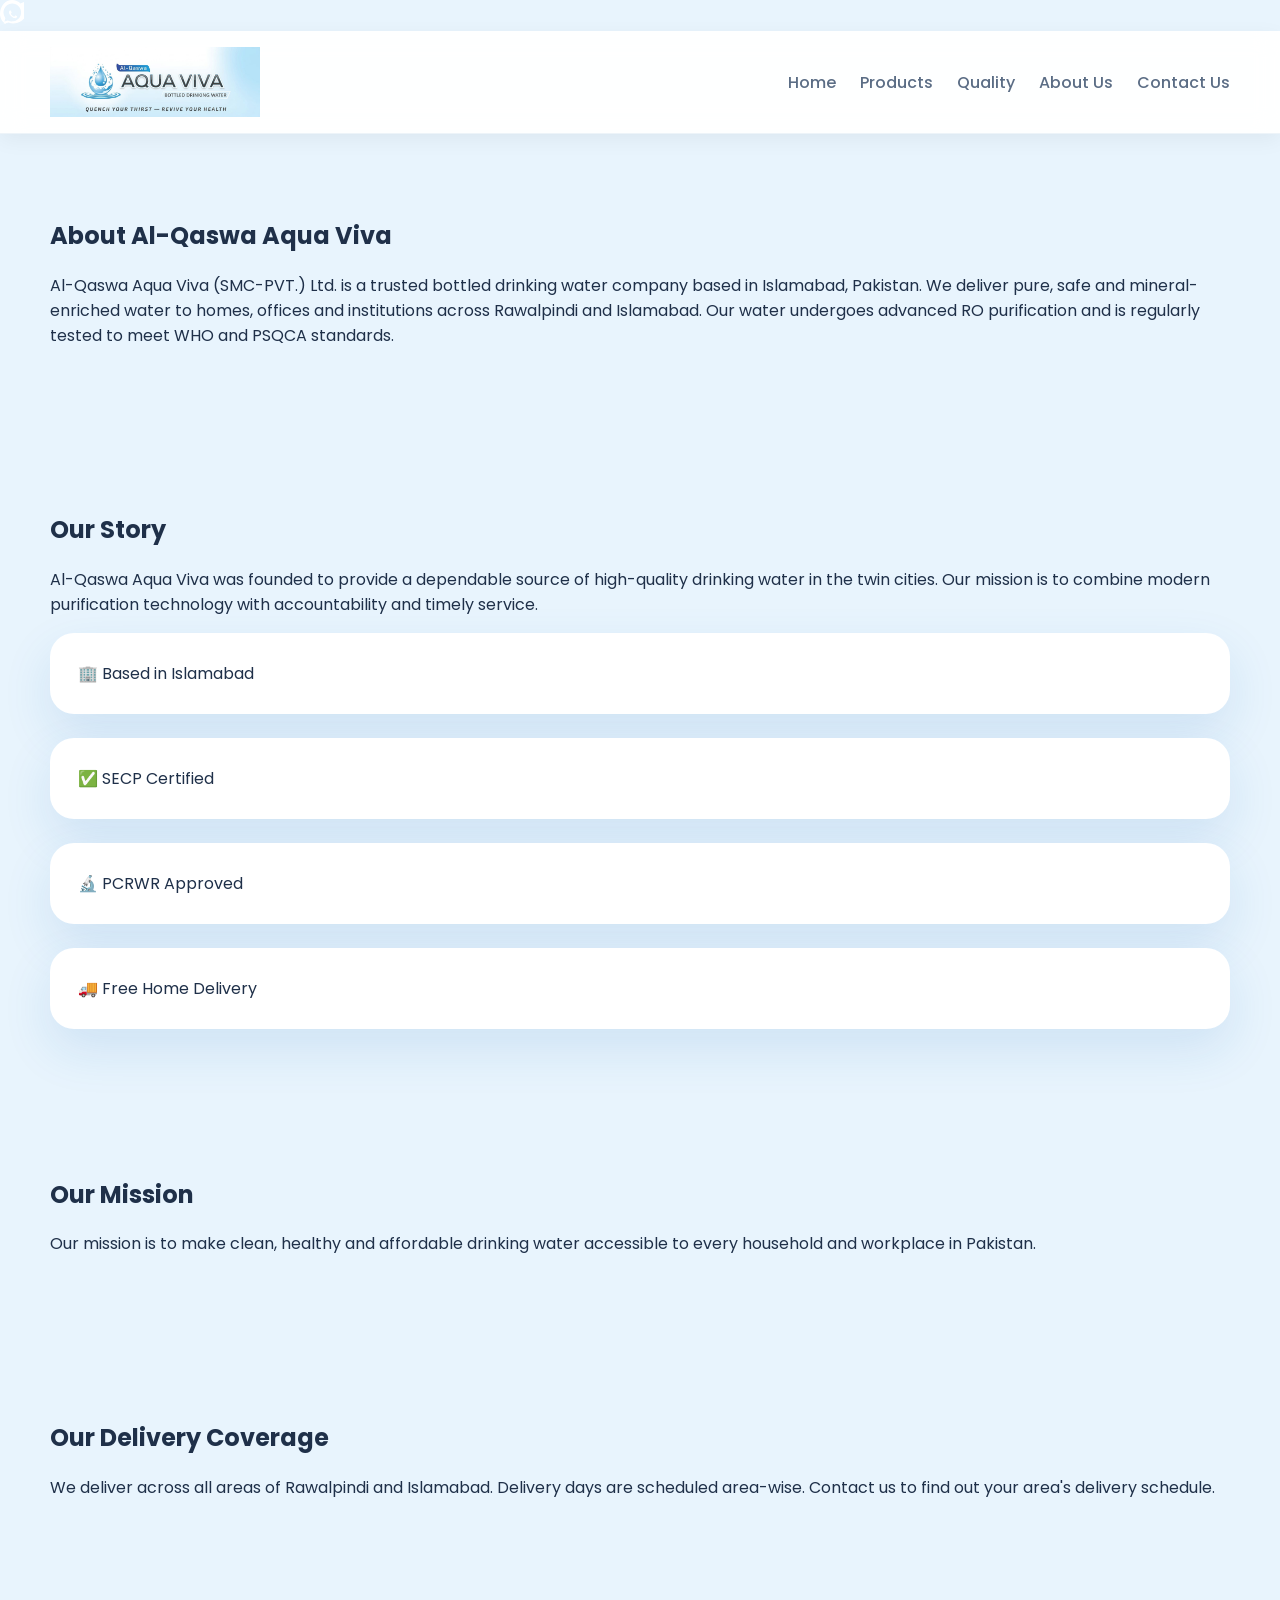
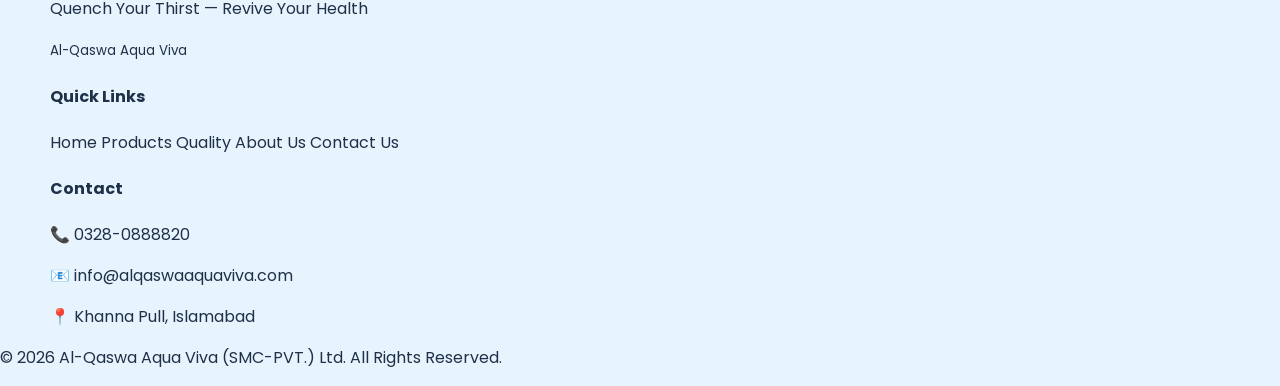
<file: about.html>
<!DOCTYPE html>
<html lang="en">
<head>
  <meta charset="UTF-8">
  <meta name="viewport" content="width=device-width, initial-scale=1.0">
  <title>Al-Qaswa Aqua Viva — About Us</title>
  <link rel="preconnect" href="https://fonts.googleapis.com">
  <link rel="preconnect" href="https://fonts.gstatic.com" crossorigin>
  <link href="https://fonts.googleapis.com/css2?family=Poppins:wght@300;400;500;600;700&display=swap" rel="stylesheet">
  <link rel="stylesheet" href="style.css">
</head>
<body data-page="about">
  <a class="whatsapp-button" href="https://wa.me/923280888820" target="_blank" rel="noreferrer" aria-label="Chat on WhatsApp" title="Chat on WhatsApp">
    <svg width="24" height="24" viewBox="0 0 24 24" aria-hidden="true" xmlns="http://www.w3.org/2000/svg">
      <path fill="#ffffff" d="M20.52 3.48c-2.28-2.29-5.34-3.55-8.57-3.44-3.22.12-6.25 1.52-8.37 3.95C1.46 6.44.1 9.83.04 13.43c-.08 4.75 2.47 9.07 6.44 10.8L3 24l5.76-1.49c1.31.71 2.8 1.09 4.34 1.09h.01c3.22 0 6.32-1.06 8.82-3.01 2.66-2.11 4.39-5.12 4.82-8.38.47-3.73-.44-7.47-2.86-10.29zM12 21.5c-1.34 0-2.65-.27-3.85-.8l-.28-.12-3.42.88.91-3.3-.18-.34A8.622 8.622 0 0 1 3.5 12.44c0-4.86 3.95-8.82 8.82-8.82 2.35 0 4.55.92 6.2 2.58 1.66 1.66 2.57 3.86 2.56 6.2 0 4.87-3.96 8.82-8.82 8.82zm4.85-5.29c-.2-.1-1.17-.58-1.35-.64-.18-.07-.31-.1-.44.1-.13.2-.5.64-.62.77-.13.13-.26.14-.48.05-.22-.1-.93-.35-1.77-1.09-.65-.58-1.08-1.3-1.21-1.52-.13-.23-.01-.35.1-.45.1-.1.22-.25.33-.37.11-.12.15-.2.22-.33.07-.13.03-.24-.02-.34-.05-.1-.44-1.06-.6-1.46-.16-.4-.33-.34-.44-.34-.12 0-.26-.01-.4-.01-.14 0-.35.05-.53.19-.18.15-.7.69-.7 1.68 0 .99.72 1.95.82 2.08.1.13 1.43 2.25 3.44 3.15.48.21.85.33 1.14.42.48.16.92.11 1.28.07.39-.05 1.21-.43 1.38-.85.17-.41.17-.77.12-.84-.05-.07-.17-.12-.35-.22z"/>
    </svg>
  </a>

  <header class="site-header">
    <div class="container header-inner">
      <a href="index.html"><img src="assets/images/AquaVivalogo.jpeg" alt="Al-Qaswa Aqua Viva" style="height:70px; width:auto; object-fit:contain;"></a>
      <button class="nav-toggle" aria-label="Toggle navigation">
        <span></span><span></span><span></span>
      </button>
      <nav class="nav-links">
        <a href="index.html" class="nav-link">Home</a>
        <a href="products.html" class="nav-link">Products</a>
        <a href="quality.html" class="nav-link">Quality</a>
        <a href="about.html" class="nav-link">About Us</a>
        <a href="contact.html" class="nav-link">Contact Us</a>
      </nav>
    </div>
  </header>

  <main>
    <section class="page-hero section fade-in-section">
      <div class="container">
        <div class="breadcrumb-copy">
          <h1>About Al-Qaswa Aqua Viva</h1>
          <p>Al-Qaswa Aqua Viva (SMC-PVT.) Ltd. is a trusted bottled drinking water company based in Islamabad, Pakistan. We deliver pure, safe and mineral-enriched water to homes, offices and institutions across Rawalpindi and Islamabad. Our water undergoes advanced RO purification and is regularly tested to meet WHO and PSQCA standards.</p>
        </div>
      </div>
    </section>

    <section class="story-section section fade-in-section">
      <div class="container story-grid">
        <div class="story-content">
          <h2>Our Story</h2>
          <p>Al-Qaswa Aqua Viva was founded to provide a dependable source of high-quality drinking water in the twin cities. Our mission is to combine modern purification technology with accountability and timely service.</p>
        </div>
        <div class="story-cards">
          <div class="fact-card">🏢 Based in Islamabad</div>
          <div class="fact-card">✅ SECP Certified</div>
          <div class="fact-card">🔬 PCRWR Approved</div>
          <div class="fact-card">🚚 Free Home Delivery</div>
        </div>
      </div>
    </section>

    <section class="mission-section section fade-in-section">
      <div class="container mission-card">
        <h2>Our Mission</h2>
        <p>Our mission is to make clean, healthy and affordable drinking water accessible to every household and workplace in Pakistan.</p>
      </div>
    </section>

    <section class="delivery-section section fade-in-section">
      <div class="container delivery-copy">
        <h2>Our Delivery Coverage</h2>
        <p>We deliver across all areas of Rawalpindi and Islamabad. Delivery days are scheduled area-wise. Contact us to find out your area's delivery schedule.</p>
      </div>
    </section>
  </main>

  <footer class="site-footer">
    <div class="container footer-grid">
      <div>
        <p>Quench Your Thirst — Revive Your Health</p>
        <small>Al-Qaswa Aqua Viva</small>
      </div>
      <div>
        <h4>Quick Links</h4>
        <nav class="footer-nav">
          <a href="index.html">Home</a>
          <a href="products.html">Products</a>
          <a href="quality.html">Quality</a>
          <a href="about.html">About Us</a>
          <a href="contact.html">Contact Us</a>
        </nav>
      </div>
      <div>
        <h4>Contact</h4>
        <p>📞 0328-0888820</p>
        <p>📧 info@alqaswaaquaviva.com</p>
        <p>📍 Khanna Pull, Islamabad</p>
      </div>
    </div>
    <div class="footer-bottom">
      <p>© 2026 Al-Qaswa Aqua Viva (SMC-PVT.) Ltd. All Rights Reserved.</p>
    </div>
  </footer>

  <script src="script.js"></script>

  <script src="https://cdn.botpress.cloud/webchat/v3.6/inject.js"></script>
  <script src="https://files.bpcontent.cloud/2026/06/08/19/20260608190216-WBTP8L7S.js" defer></script>

</body>
</html>
</file>
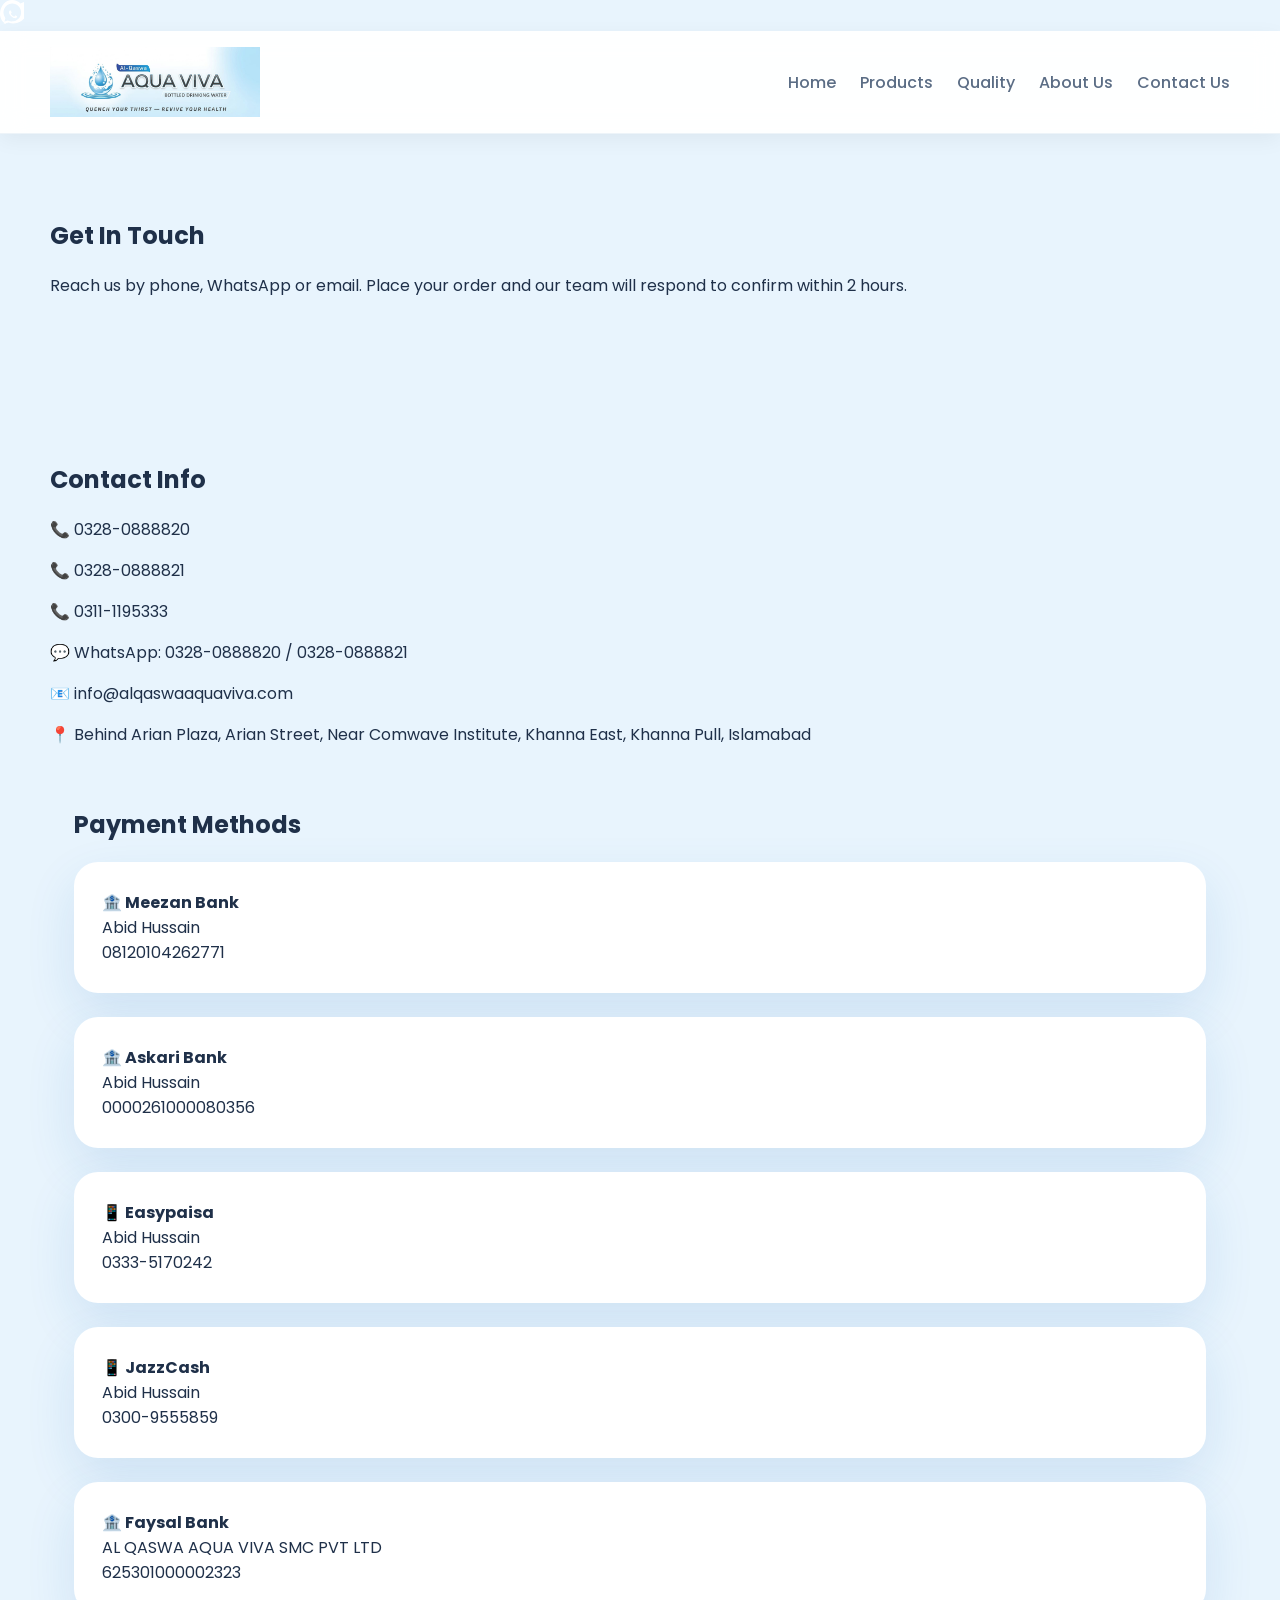
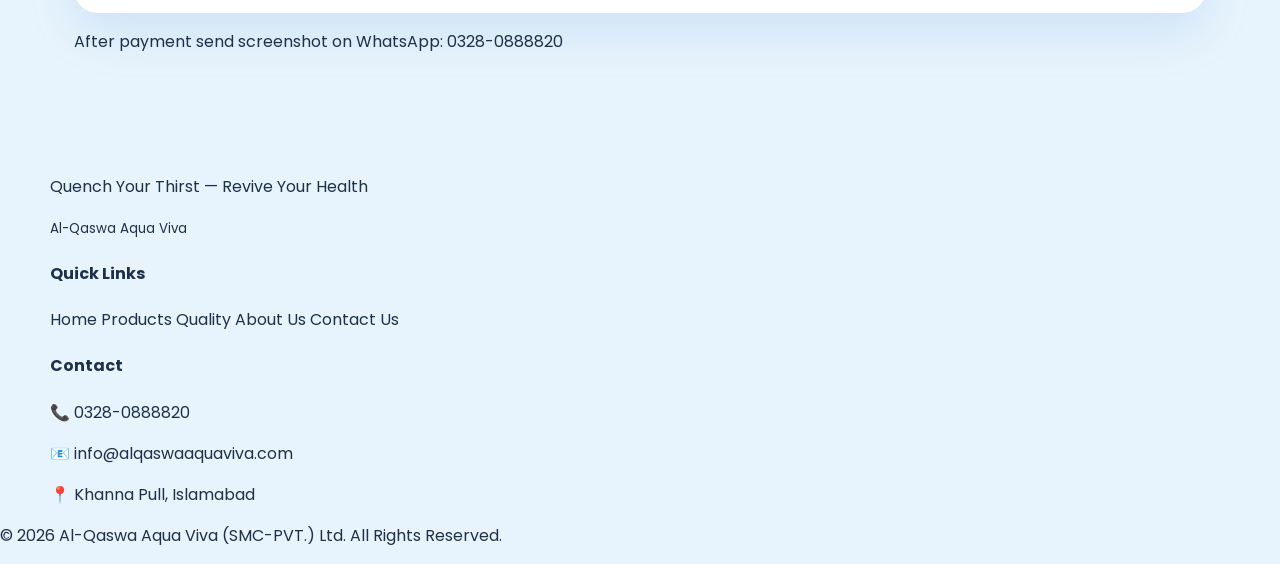
<file: contact.html>
<!DOCTYPE html>
<html lang="en">
<head>
  <meta charset="UTF-8">
  <meta name="viewport" content="width=device-width, initial-scale=1.0">
  <title>Al-Qaswa Aqua Viva — Contact</title>
  <link rel="preconnect" href="https://fonts.googleapis.com">
  <link rel="preconnect" href="https://fonts.gstatic.com" crossorigin>
  <link href="https://fonts.googleapis.com/css2?family=Poppins:wght@300;400;500;600;700&display=swap" rel="stylesheet">
  <link rel="stylesheet" href="style.css">
</head>
<body data-page="contact">
  <a class="whatsapp-button" href="https://wa.me/923280888820" target="_blank" rel="noreferrer" aria-label="Chat on WhatsApp" title="Chat on WhatsApp">
    <svg width="24" height="24" viewBox="0 0 24 24" aria-hidden="true" xmlns="http://www.w3.org/2000/svg">
      <path fill="#ffffff" d="M20.52 3.48c-2.28-2.29-5.34-3.55-8.57-3.44-3.22.12-6.25 1.52-8.37 3.95C1.46 6.44.1 9.83.04 13.43c-.08 4.75 2.47 9.07 6.44 10.8L3 24l5.76-1.49c1.31.71 2.8 1.09 4.34 1.09h.01c3.22 0 6.32-1.06 8.82-3.01 2.66-2.11 4.39-5.12 4.82-8.38.47-3.73-.44-7.47-2.86-10.29zM12 21.5c-1.34 0-2.65-.27-3.85-.8l-.28-.12-3.42.88.91-3.3-.18-.34A8.622 8.622 0 0 1 3.5 12.44c0-4.86 3.95-8.82 8.82-8.82 2.35 0 4.55.92 6.2 2.58 1.66 1.66 2.57 3.86 2.56 6.2 0 4.87-3.96 8.82-8.82 8.82zm4.85-5.29c-.2-.1-1.17-.58-1.35-.64-.18-.07-.31-.1-.44.1-.13.2-.5.64-.62.77-.13.13-.26.14-.48.05-.22-.1-.93-.35-1.77-1.09-.65-.58-1.08-1.3-1.21-1.52-.13-.23-.01-.35.1-.45.1-.1.22-.25.33-.37.11-.12.15-.2.22-.33.07-.13.03-.24-.02-.34-.05-.1-.44-1.06-.6-1.46-.16-.4-.33-.34-.44-.34-.12 0-.26-.01-.4-.01-.14 0-.35.05-.53.19-.18.15-.7.69-.7 1.68 0 .99.72 1.95.82 2.08.1.13 1.43 2.25 3.44 3.15.48.21.85.33 1.14.42.48.16.92.11 1.28.07.39-.05 1.21-.43 1.38-.85.17-.41.17-.77.12-.84-.05-.07-.17-.12-.35-.22z"/>
    </svg>
  </a>

  <header class="site-header">
    <div class="container header-inner">
      <a href="index.html"><img src="assets/images/AquaVivalogo.jpeg" alt="Al-Qaswa Aqua Viva" style="height:70px; width:auto; object-fit:contain;"></a>
      <button class="nav-toggle" aria-label="Toggle navigation">
        <span></span><span></span><span></span>
      </button>
      <nav class="nav-links">
        <a href="index.html" class="nav-link">Home</a>
        <a href="products.html" class="nav-link">Products</a>
        <a href="quality.html" class="nav-link">Quality</a>
        <a href="about.html" class="nav-link">About Us</a>
        <a href="contact.html" class="nav-link">Contact Us</a>
      </nav>
    </div>
  </header>

  <main>
    <section class="page-hero section fade-in-section">
      <div class="container">
        <div class="breadcrumb-copy">
          <h1>Get In Touch</h1>
          <p>Reach us by phone, WhatsApp or email. Place your order and our team will respond to confirm within 2 hours.</p>
        </div>
      </div>
    </section>

    <section class="contact-section section fade-in-section">
      <div class="container contact-grid">
        <div class="contact-info-card">
          <h2>Contact Info</h2>
          <p>📞 0328-0888820</p>
          <p>📞 0328-0888821</p>
          <p>📞 0311-1195333</p>
          <p>💬 WhatsApp: 0328-0888820 / 0328-0888821</p>
          <p>📧 info@alqaswaaquaviva.com</p>
          <p>📍 Behind Arian Plaza, Arian Street, Near Comwave Institute, Khanna East, Khanna Pull, Islamabad</p>
        </div>
        <div class="contact-form-card" style="padding:24px;">
          <h2>Payment Methods</h2>
          <div class="payment-grid" style="margin-top:20px;">
            <div class="payment-card"><strong>🏦 Meezan Bank</strong><br>Abid Hussain<br>08120104262771</div>
            <div class="payment-card"><strong>🏦 Askari Bank</strong><br>Abid Hussain<br>0000261000080356</div>
            <div class="payment-card"><strong>📱 Easypaisa</strong><br>Abid Hussain<br>0333-5170242</div>
            <div class="payment-card"><strong>📱 JazzCash</strong><br>Abid Hussain<br>0300-9555859</div>
            <div class="payment-card"><strong>🏦 Faysal Bank</strong><br>AL QASWA AQUA VIVA SMC PVT LTD<br>625301000002323</div>
          </div>
          <p class="payment-note">After payment send screenshot on WhatsApp: 0328-0888820</p>
        </div>
      </div>
    </section>

  </main>

  <footer class="site-footer">
    <div class="container footer-grid">
      <div>
        <p>Quench Your Thirst — Revive Your Health</p>
        <small>Al-Qaswa Aqua Viva</small>
      </div>
      <div>
        <h4>Quick Links</h4>
        <nav class="footer-nav">
          <a href="index.html">Home</a>
          <a href="products.html">Products</a>
          <a href="quality.html">Quality</a>
          <a href="about.html">About Us</a>
          <a href="contact.html">Contact Us</a>
        </nav>
      </div>
      <div>
        <h4>Contact</h4>
        <p>📞 0328-0888820</p>
        <p>📧 info@alqaswaaquaviva.com</p>
        <p>📍 Khanna Pull, Islamabad</p>
      </div>
    </div>
    <div class="footer-bottom">
      <p>© 2026 Al-Qaswa Aqua Viva (SMC-PVT.) Ltd. All Rights Reserved.</p>
    </div>
  </footer>

  <script src="script.js"></script>

  <script src="https://cdn.botpress.cloud/webchat/v3.6/inject.js"></script>
  <script src="https://files.bpcontent.cloud/2026/06/08/19/20260608190216-WBTP8L7S.js" defer></script>

</body>
</html>
</file>
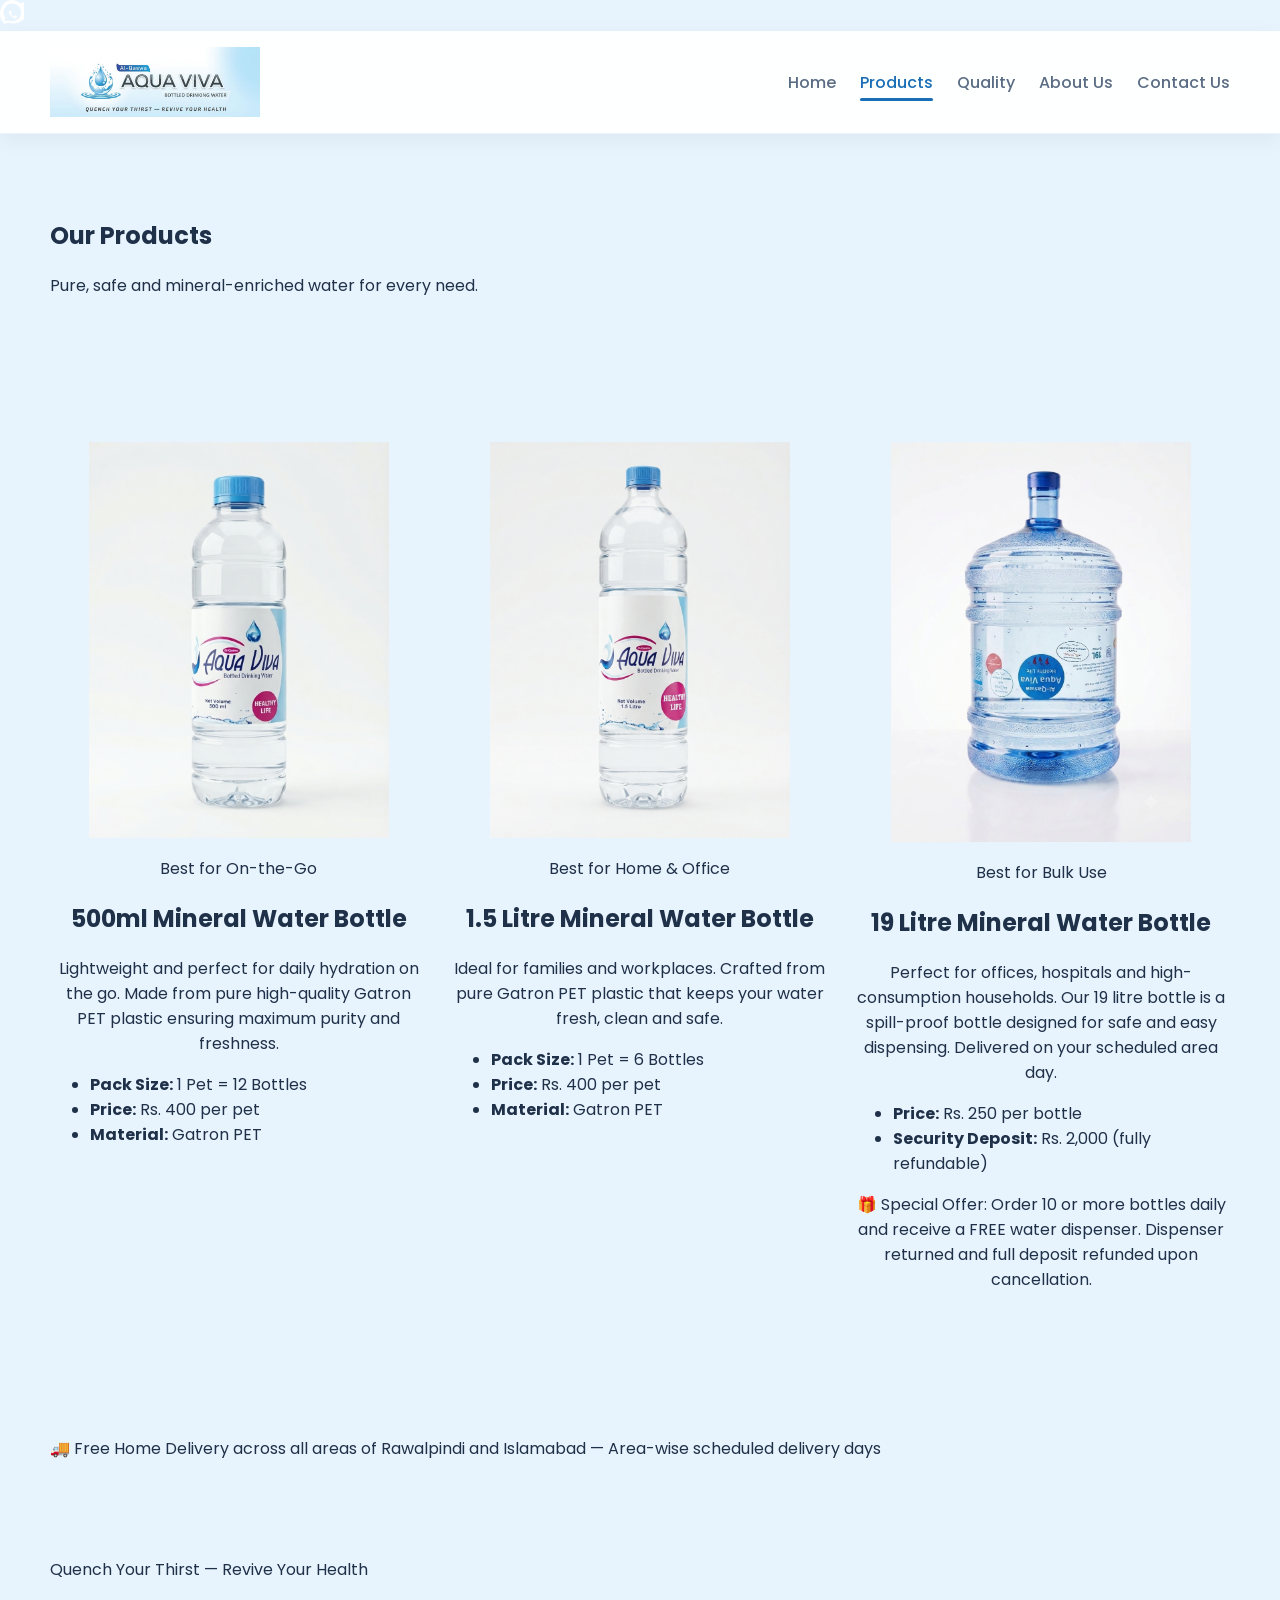
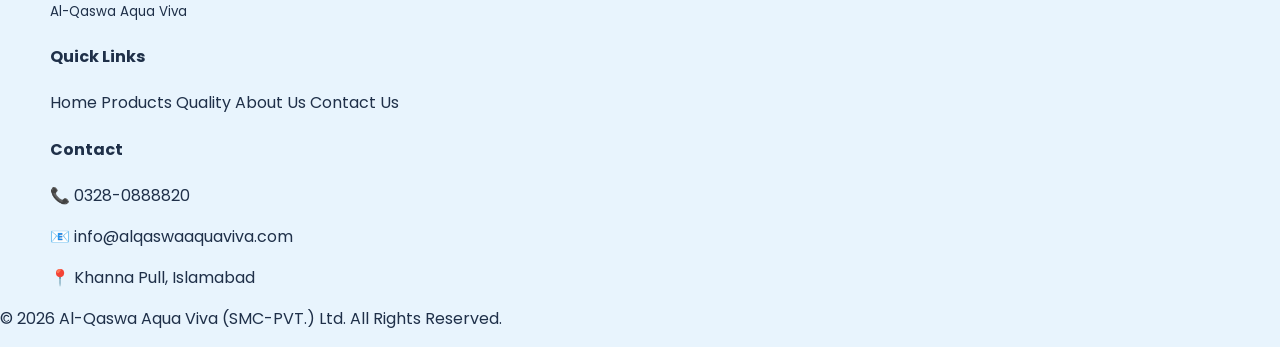
<file: products.html>
<!DOCTYPE html>
<html lang="en">
<head>
  <meta charset="UTF-8">
  <meta name="viewport" content="width=device-width, initial-scale=1.0">
  <title>Al-Qaswa Aqua Viva — Products</title>
  <link rel="preconnect" href="https://fonts.googleapis.com">
  <link rel="preconnect" href="https://fonts.gstatic.com" crossorigin>
  <link href="https://fonts.googleapis.com/css2?family=Poppins:wght@300;400;500;600;700&display=swap" rel="stylesheet">
  <link rel="stylesheet" href="style.css">
  <style>
    .product-list-grid {
      display: grid;
      grid-template-columns: repeat(auto-fit, minmax(280px, 1fr));
      gap: 24px;
      align-items: start;
    }

    .product-detail-image {
      display: block;
      max-width: 300px;
      width: 100%;
      height: auto;
      object-fit: contain;
      margin: 0 auto 18px;
    }

    .product-detail-card {
      text-align: center;
    }

    .product-detail-card .product-specs {
      text-align: left;
    }
  </style>
</head>
<body data-page="products">
  <a class="whatsapp-button" href="https://wa.me/923280888820" target="_blank" rel="noreferrer" aria-label="Chat on WhatsApp" title="Chat on WhatsApp">
    <svg width="24" height="24" viewBox="0 0 24 24" aria-hidden="true" xmlns="http://www.w3.org/2000/svg">
      <path fill="#ffffff" d="M20.52 3.48c-2.28-2.29-5.34-3.55-8.57-3.44-3.22.12-6.25 1.52-8.37 3.95C1.46 6.44.1 9.83.04 13.43c-.08 4.75 2.47 9.07 6.44 10.8L3 24l5.76-1.49c1.31.71 2.8 1.09 4.34 1.09h.01c3.22 0 6.32-1.06 8.82-3.01 2.66-2.11 4.39-5.12 4.82-8.38.47-3.73-.44-7.47-2.86-10.29zM12 21.5c-1.34 0-2.65-.27-3.85-.8l-.28-.12-3.42.88.91-3.3-.18-.34A8.622 8.622 0 0 1 3.5 12.44c0-4.86 3.95-8.82 8.82-8.82 2.35 0 4.55.92 6.2 2.58 1.66 1.66 2.57 3.86 2.56 6.2 0 4.87-3.96 8.82-8.82 8.82zm4.85-5.29c-.2-.1-1.17-.58-1.35-.64-.18-.07-.31-.1-.44.1-.13.2-.5.64-.62.77-.13.13-.26.14-.48.05-.22-.1-.93-.35-1.77-1.09-.65-.58-1.08-1.3-1.21-1.52-.13-.23-.01-.35.1-.45.1-.1.22-.25.33-.37.11-.12.15-.2.22-.33.07-.13.03-.24-.02-.34-.05-.1-.44-1.06-.6-1.46-.16-.4-.33-.34-.44-.34-.12 0-.26-.01-.4-.01-.14 0-.35.05-.53.19-.18.15-.7.69-.7 1.68 0 .99.72 1.95.82 2.08.1.13 1.43 2.25 3.44 3.15.48.21.85.33 1.14.42.48.16.92.11 1.28.07.39-.05 1.21-.43 1.38-.85.17-.41.17-.77.12-.84-.05-.07-.17-.12-.35-.22z"/>
    </svg>
  </a>

  <header class="site-header">
    <div class="container header-inner">
      <a href="index.html"><img src="assets/images/AquaVivalogo.jpeg" alt="Al-Qaswa Aqua Viva" style="height:70px; width:auto; object-fit:contain;"></a>
      <button class="nav-toggle" aria-label="Toggle navigation">
        <span></span><span></span><span></span>
      </button>
      <nav class="nav-links">
        <a href="index.html" class="nav-link">Home</a>
        <a href="products.html" class="nav-link">Products</a>
        <a href="quality.html" class="nav-link">Quality</a>
        <a href="about.html" class="nav-link">About Us</a>
        <a href="contact.html" class="nav-link">Contact Us</a>
      </nav>
    </div>
  </header>

  <main>
    <section class="page-hero section fade-in-section">
      <div class="container">
        <div class="breadcrumb-copy">
          <h1>Our Products</h1>
          <p>Pure, safe and mineral-enriched water for every need.</p>
        </div>
      </div>
    </section>

    <section class="product-list section fade-in-section">
      <div class="container product-list-grid">
        <article class="product-detail-card">
          <img src="assets/images/500ml.png" alt="500ml bottle" class="product-detail-image">
          <span class="badge">Best for On-the-Go</span>
          <h2>500ml Mineral Water Bottle</h2>
          <p>Lightweight and perfect for daily hydration on the go. Made from pure high-quality Gatron PET plastic ensuring maximum purity and freshness.</p>
          <ul class="product-specs">
            <li><strong>Pack Size:</strong> 1 Pet = 12 Bottles</li>
            <li><strong>Price:</strong> Rs. 400 per pet</li>
            <li><strong>Material:</strong> Gatron PET</li>
          </ul>
        </article>

        <article class="product-detail-card">
          <img src="assets/images/1500ml.png" alt="1.5 litre bottle" class="product-detail-image">
          <span class="badge">Best for Home & Office</span>
          <h2>1.5 Litre Mineral Water Bottle</h2>
          <p>Ideal for families and workplaces. Crafted from pure Gatron PET plastic that keeps your water fresh, clean and safe.</p>
          <ul class="product-specs">
            <li><strong>Pack Size:</strong> 1 Pet = 6 Bottles</li>
            <li><strong>Price:</strong> Rs. 400 per pet</li>
            <li><strong>Material:</strong> Gatron PET</li>
          </ul>
        </article>

        <article class="product-detail-card">
          <img src="assets/images/19l.png" alt="19 litre bottle" class="product-detail-image">
          <span class="badge">Best for Bulk Use</span>
          <h2>19 Litre Mineral Water Bottle</h2>
          <p>Perfect for offices, hospitals and high-consumption households. Our 19 litre bottle is a spill-proof bottle designed for safe and easy dispensing. Delivered on your scheduled area day.</p>
          <ul class="product-specs">
            <li><strong>Price:</strong> Rs. 250 per bottle</li>
            <li><strong>Security Deposit:</strong> Rs. 2,000 (fully refundable)</li>
          </ul>
          <div class="highlight-box">
            🎁 Special Offer: Order 10 or more bottles daily and receive a FREE water dispenser. Dispenser returned and full deposit refunded upon cancellation.
          </div>
        </article>
      </div>
    </section>

    <section class="delivery-banner section fade-in-section">
      <div class="container delivery-panel">
        <p>🚚 Free Home Delivery across all areas of Rawalpindi and Islamabad — Area-wise scheduled delivery days</p>
      </div>
    </section>
  </main>

  <footer class="site-footer">
    <div class="container footer-grid">
      <div>
        <p>Quench Your Thirst — Revive Your Health</p>
        <small>Al-Qaswa Aqua Viva</small>
      </div>
      <div>
        <h4>Quick Links</h4>
        <nav class="footer-nav">
          <a href="index.html">Home</a>
          <a href="products.html">Products</a>
          <a href="quality.html">Quality</a>
          <a href="about.html">About Us</a>
          <a href="contact.html">Contact Us</a>
        </nav>
      </div>
      <div>
        <h4>Contact</h4>
        <p>📞 0328-0888820</p>
        <p>📧 info@alqaswaaquaviva.com</p>
        <p>📍 Khanna Pull, Islamabad</p>
      </div>
    </div>
    <div class="footer-bottom">
      <p>© 2026 Al-Qaswa Aqua Viva (SMC-PVT.) Ltd. All Rights Reserved.</p>
    </div>
  </footer>

  <script src="script.js"></script>

  <script src="https://cdn.botpress.cloud/webchat/v3.6/inject.js"></script>
  <script src="https://files.bpcontent.cloud/2026/06/08/19/20260608190216-WBTP8L7S.js" defer></script>

</body>
</html>
</file>
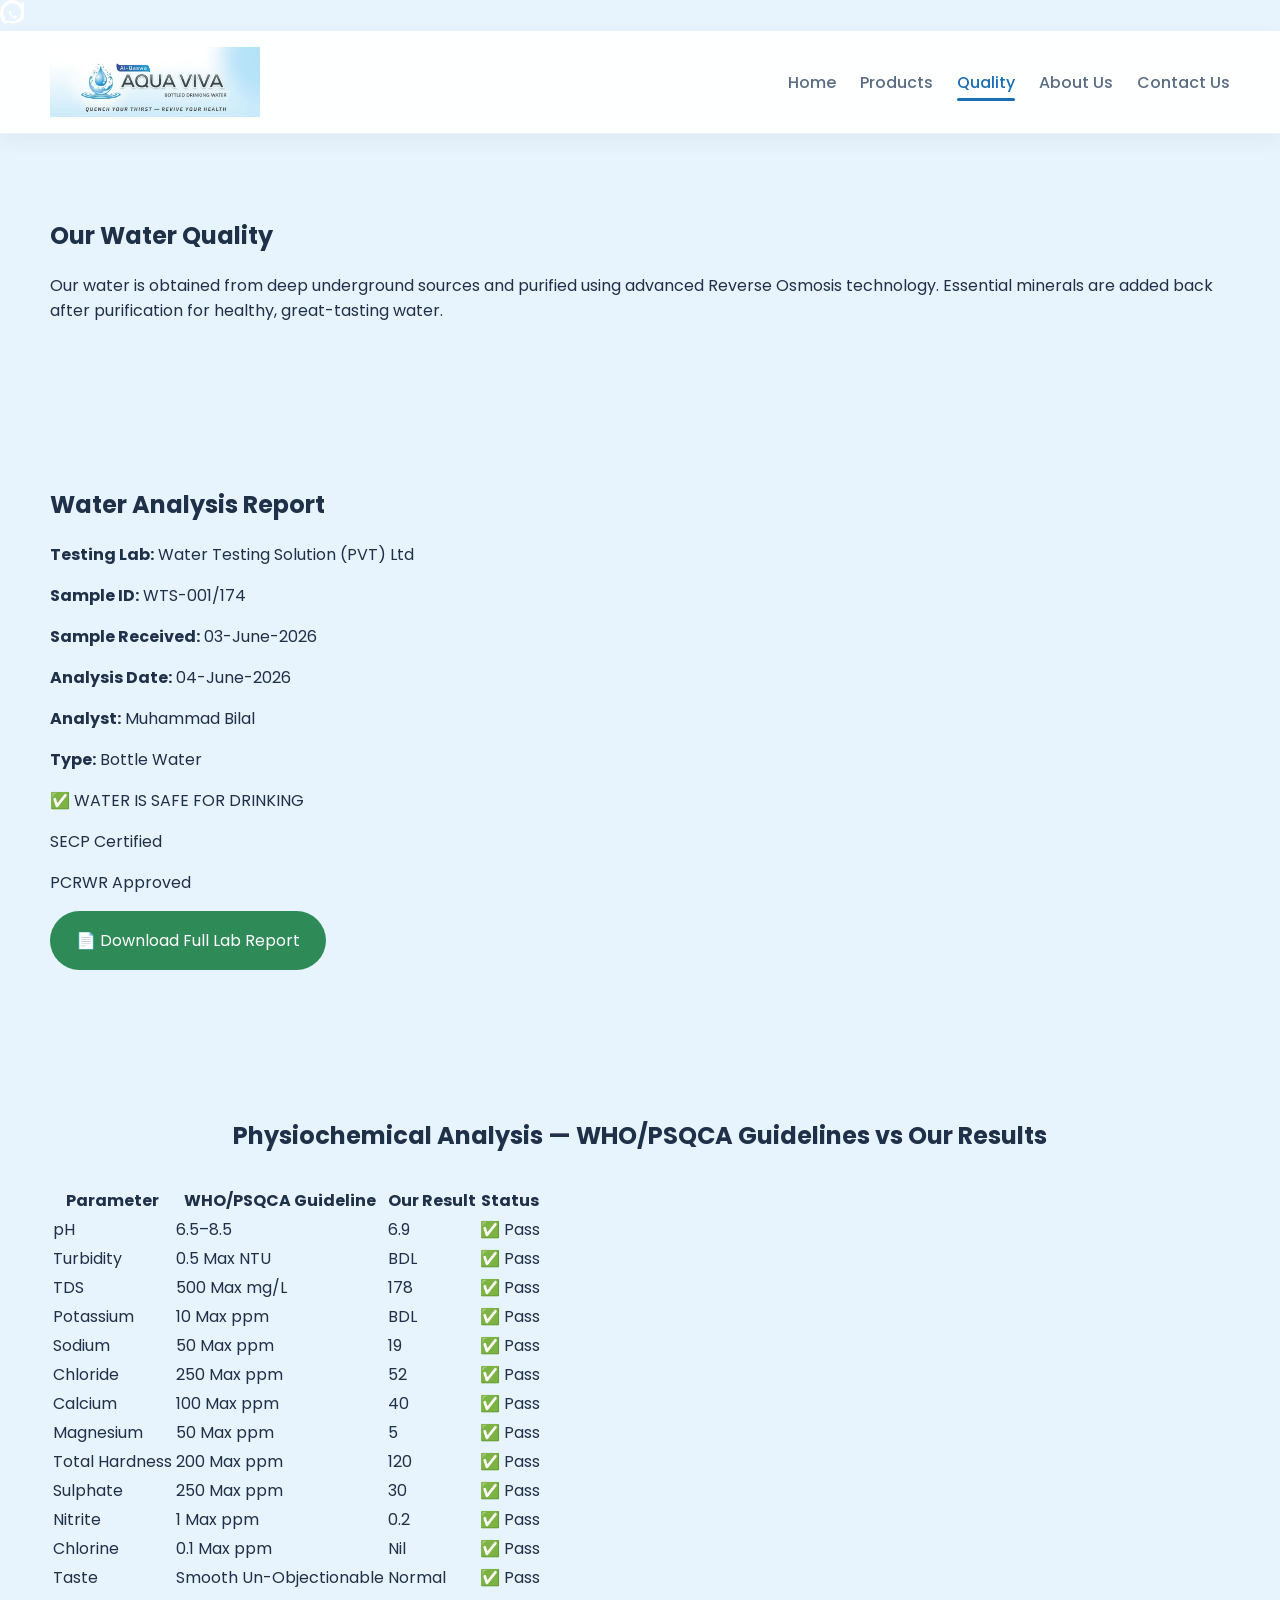
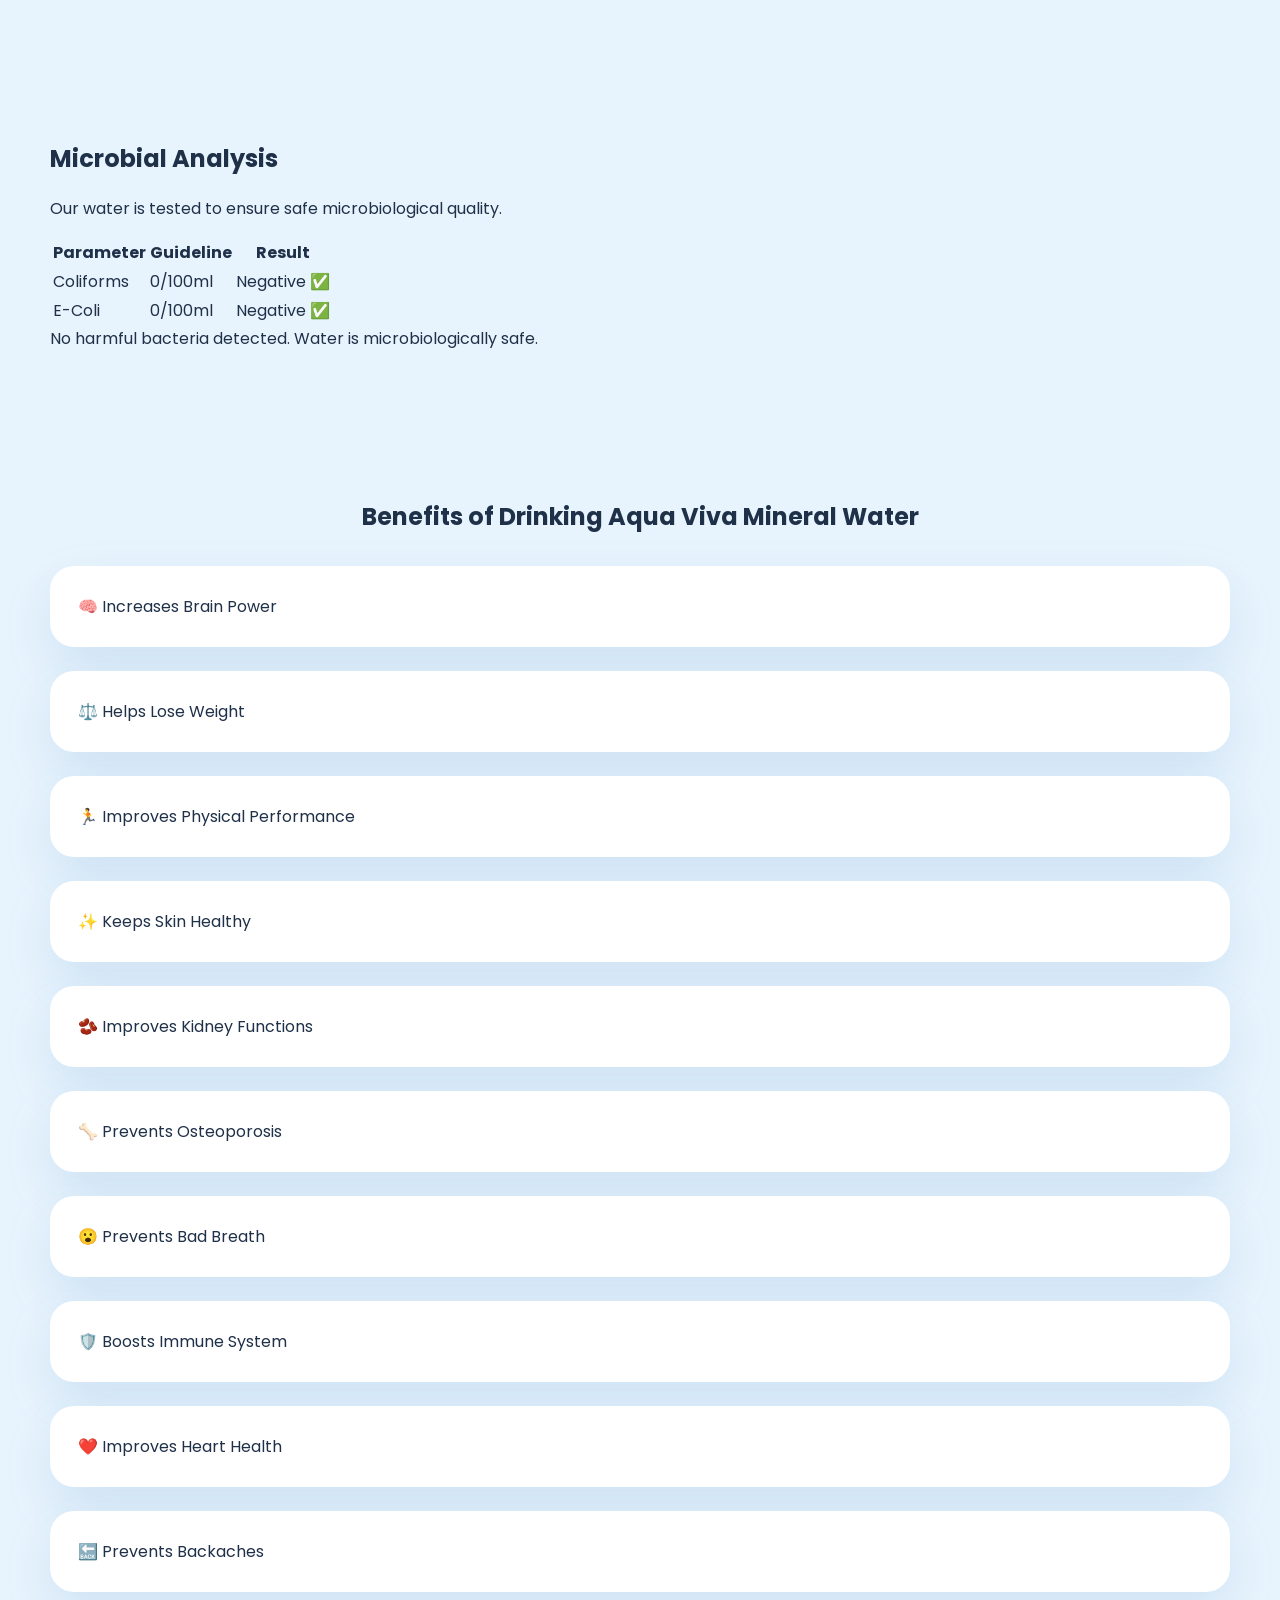
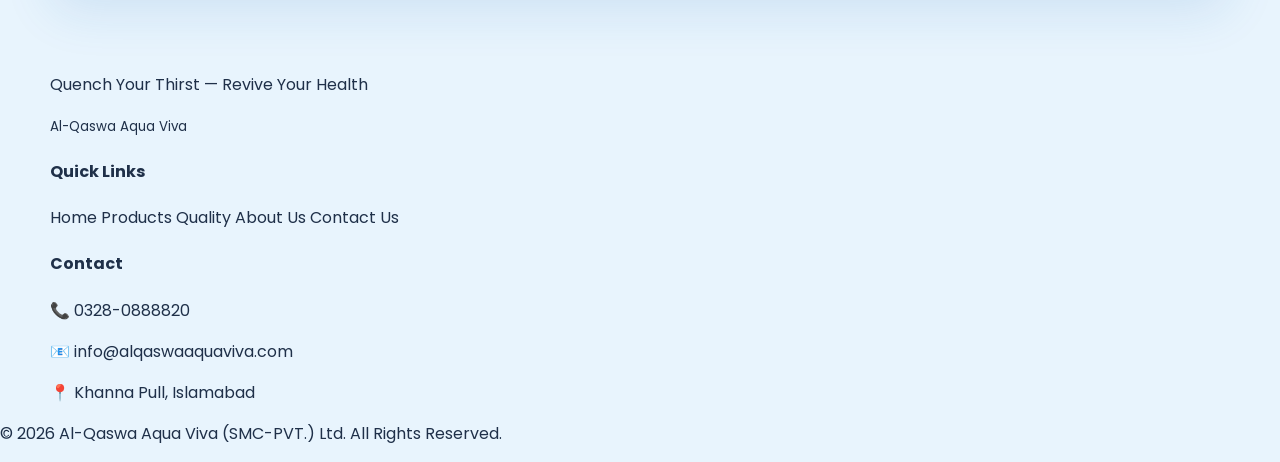
<file: quality.html>
<!DOCTYPE html>
<html lang="en">
<head>
  <meta charset="UTF-8">
  <meta name="viewport" content="width=device-width, initial-scale=1.0">
  <title>Al-Qaswa Aqua Viva — Quality</title>
  <link rel="preconnect" href="https://fonts.googleapis.com">
  <link rel="preconnect" href="https://fonts.gstatic.com" crossorigin>
  <link href="https://fonts.googleapis.com/css2?family=Poppins:wght@300;400;500;600;700&display=swap" rel="stylesheet">
  <link rel="stylesheet" href="style.css">
</head>
<body data-page="quality">
  <a class="whatsapp-button" href="https://wa.me/923280888820" target="_blank" rel="noreferrer" aria-label="Chat on WhatsApp" title="Chat on WhatsApp">
    <svg width="24" height="24" viewBox="0 0 24 24" aria-hidden="true" xmlns="http://www.w3.org/2000/svg">
      <path fill="#ffffff" d="M20.52 3.48c-2.28-2.29-5.34-3.55-8.57-3.44-3.22.12-6.25 1.52-8.37 3.95C1.46 6.44.1 9.83.04 13.43c-.08 4.75 2.47 9.07 6.44 10.8L3 24l5.76-1.49c1.31.71 2.8 1.09 4.34 1.09h.01c3.22 0 6.32-1.06 8.82-3.01 2.66-2.11 4.39-5.12 4.82-8.38.47-3.73-.44-7.47-2.86-10.29zM12 21.5c-1.34 0-2.65-.27-3.85-.8l-.28-.12-3.42.88.91-3.3-.18-.34A8.622 8.622 0 0 1 3.5 12.44c0-4.86 3.95-8.82 8.82-8.82 2.35 0 4.55.92 6.2 2.58 1.66 1.66 2.57 3.86 2.56 6.2 0 4.87-3.96 8.82-8.82 8.82zm4.85-5.29c-.2-.1-1.17-.58-1.35-.64-.18-.07-.31-.1-.44.1-.13.2-.5.64-.62.77-.13.13-.26.14-.48.05-.22-.1-.93-.35-1.77-1.09-.65-.58-1.08-1.3-1.21-1.52-.13-.23-.01-.35.1-.45.1-.1.22-.25.33-.37.11-.12.15-.2.22-.33.07-.13.03-.24-.02-.34-.05-.1-.44-1.06-.6-1.46-.16-.4-.33-.34-.44-.34-.12 0-.26-.01-.4-.01-.14 0-.35.05-.53.19-.18.15-.7.69-.7 1.68 0 .99.72 1.95.82 2.08.1.13 1.43 2.25 3.44 3.15.48.21.85.33 1.14.42.48.16.92.11 1.28.07.39-.05 1.21-.43 1.38-.85.17-.41.17-.77.12-.84-.05-.07-.17-.12-.35-.22z"/>
    </svg>
  </a>

  <header class="site-header">
    <div class="container header-inner">
      <a href="index.html"><img src="assets/images/AquaVivalogo.jpeg" alt="Al-Qaswa Aqua Viva" style="height:70px; width:auto; object-fit:contain;"></a>
      <button class="nav-toggle" aria-label="Toggle navigation">
        <span></span><span></span><span></span>
      </button>
      <nav class="nav-links">
        <a href="index.html" class="nav-link">Home</a>
        <a href="products.html" class="nav-link">Products</a>
        <a href="quality.html" class="nav-link">Quality</a>
        <a href="about.html" class="nav-link">About Us</a>
        <a href="contact.html" class="nav-link">Contact Us</a>
      </nav>
    </div>
  </header>

  <main>
    <section class="page-hero section fade-in-section">
      <div class="container">
        <div class="breadcrumb-copy">
          <h1>Our Water Quality</h1>
          <p>Our water is obtained from deep underground sources and purified using advanced Reverse Osmosis technology. Essential minerals are added back after purification for healthy, great-tasting water.</p>
        </div>
      </div>
    </section>

    <section class="certificate-section section fade-in-section">
      <div class="container certificate-card">
        <div class="certificate-header">
          <h2>Water Analysis Report</h2>
        </div>
        <div class="certificate-body">
          <div class="certificate-details">
            <p><strong>Testing Lab:</strong> Water Testing Solution (PVT) Ltd</p>
            <p><strong>Sample ID:</strong> WTS-001/174</p>
            <p><strong>Sample Received:</strong> 03-June-2026</p>
            <p><strong>Analysis Date:</strong> 04-June-2026</p>
            <p><strong>Analyst:</strong> Muhammad Bilal</p>
            <p><strong>Type:</strong> Bottle Water</p>
          </div>
          <div class="certificate-status">
            <span class="status-badge">✅ WATER IS SAFE FOR DRINKING</span>
            <div class="certifications">
              <p>SECP Certified</p>
              <p>PCRWR Approved</p>
            </div>
            <a href="assets/docs/labtest.pdf" target="_blank" class="button button-success">📄 Download Full Lab Report</a>
          </div>
        </div>
      </div>
    </section>

    <section class="results-section section fade-in-section">
      <div class="container">
        <div class="section-heading">
          <h2>Physiochemical Analysis — WHO/PSQCA Guidelines vs Our Results</h2>
        </div>
        <div class="table-wrapper">
          <table class="quality-table">
            <thead>
              <tr>
                <th>Parameter</th>
                <th>WHO/PSQCA Guideline</th>
                <th>Our Result</th>
                <th>Status</th>
              </tr>
            </thead>
            <tbody>
              <tr><td>pH</td><td>6.5–8.5</td><td>6.9</td><td>✅ Pass</td></tr>
              <tr><td>Turbidity</td><td>0.5 Max NTU</td><td>BDL</td><td>✅ Pass</td></tr>
              <tr><td>TDS</td><td>500 Max mg/L</td><td>178</td><td>✅ Pass</td></tr>
              <tr><td>Potassium</td><td>10 Max ppm</td><td>BDL</td><td>✅ Pass</td></tr>
              <tr><td>Sodium</td><td>50 Max ppm</td><td>19</td><td>✅ Pass</td></tr>
              <tr><td>Chloride</td><td>250 Max ppm</td><td>52</td><td>✅ Pass</td></tr>
              <tr><td>Calcium</td><td>100 Max ppm</td><td>40</td><td>✅ Pass</td></tr>
              <tr><td>Magnesium</td><td>50 Max ppm</td><td>5</td><td>✅ Pass</td></tr>
              <tr><td>Total Hardness</td><td>200 Max ppm</td><td>120</td><td>✅ Pass</td></tr>
              <tr><td>Sulphate</td><td>250 Max ppm</td><td>30</td><td>✅ Pass</td></tr>
              <tr><td>Nitrite</td><td>1 Max ppm</td><td>0.2</td><td>✅ Pass</td></tr>
              <tr><td>Chlorine</td><td>0.1 Max ppm</td><td>Nil</td><td>✅ Pass</td></tr>
              <tr><td>Taste</td><td>Smooth Un-Objectionable</td><td>Normal</td><td>✅ Pass</td></tr>
            </tbody>
          </table>
        </div>
      </div>
    </section>

    <section class="microbial-section section fade-in-section">
      <div class="container microbial-panel">
        <div>
          <h2>Microbial Analysis</h2>
          <p>Our water is tested to ensure safe microbiological quality.</p>
        </div>
        <table class="microbial-table">
          <thead>
            <tr><th>Parameter</th><th>Guideline</th><th>Result</th></tr>
          </thead>
          <tbody>
            <tr><td>Coliforms</td><td>0/100ml</td><td>Negative ✅</td></tr>
            <tr><td>E-Coli</td><td>0/100ml</td><td>Negative ✅</td></tr>
          </tbody>
        </table>
        <div class="green-banner">
          No harmful bacteria detected. Water is microbiologically safe.
        </div>
      </div>
    </section>

    <section class="benefits-section section fade-in-section">
      <div class="container">
        <div class="section-heading">
          <h2>Benefits of Drinking Aqua Viva Mineral Water</h2>
        </div>
        <div class="benefits-grid">
          <div class="benefit-card">🧠 Increases Brain Power</div>
          <div class="benefit-card">⚖️ Helps Lose Weight</div>
          <div class="benefit-card">🏃 Improves Physical Performance</div>
          <div class="benefit-card">✨ Keeps Skin Healthy</div>
          <div class="benefit-card">🫘 Improves Kidney Functions</div>
          <div class="benefit-card">🦴 Prevents Osteoporosis</div>
          <div class="benefit-card">😮 Prevents Bad Breath</div>
          <div class="benefit-card">🛡️ Boosts Immune System</div>
          <div class="benefit-card">❤️ Improves Heart Health</div>
          <div class="benefit-card">🔙 Prevents Backaches</div>
        </div>
      </div>
    </section>
  </main>

  <footer class="site-footer">
    <div class="container footer-grid">
      <div>
        <p>Quench Your Thirst — Revive Your Health</p>
        <small>Al-Qaswa Aqua Viva</small>
      </div>
      <div>
        <h4>Quick Links</h4>
        <nav class="footer-nav">
          <a href="index.html">Home</a>
          <a href="products.html">Products</a>
          <a href="quality.html">Quality</a>
          <a href="about.html">About Us</a>
          <a href="contact.html">Contact Us</a>
        </nav>
      </div>
      <div>
        <h4>Contact</h4>
        <p>📞 0328-0888820</p>
        <p>📧 info@alqaswaaquaviva.com</p>
        <p>📍 Khanna Pull, Islamabad</p>
      </div>
    </div>
    <div class="footer-bottom">
      <p>© 2026 Al-Qaswa Aqua Viva (SMC-PVT.) Ltd. All Rights Reserved.</p>
    </div>
  </footer>

  <script src="script.js"></script>

  <script src="https://cdn.botpress.cloud/webchat/v3.6/inject.js"></script>
  <script src="https://files.bpcontent.cloud/2026/06/08/19/20260608190216-WBTP8L7S.js" defer></script>

</body>
</html>
</file>
<file: style.css>
:root {
  --primary: #1a6eb5;
  --accent: #c0392b;
  --background: #e8f4fd;
  --surface: #ffffff;
  --text: #1f3049;
  --muted: #5b6d85;
  --success: #2e8b57;
  --shadow: 0 20px 50px rgba(26, 110, 181, 0.12);
}

* {
  box-sizing: border-box;
}

html {
  scroll-behavior: smooth;
}

body {
  margin: 0;
  font-family: 'Poppins', sans-serif;
  background: var(--background);
  color: var(--text);
}

a {
  color: inherit;
  text-decoration: none;
}

img {
  max-width: 100%;
  display: block;
  object-fit: cover;
}

button, input, textarea, select {
  font: inherit;
}

.container {
  width: min(1180px, calc(100% - 2rem));
  margin: 0 auto;
}

.section {
  padding: clamp(2rem, 6vw, 4rem) 0;
}

.site-header {
  position: sticky;
  top: 0;
  z-index: 99;
  background: rgba(255,255,255,0.96);
  backdrop-filter: blur(12px);
  border-bottom: 1px solid rgba(26, 110, 181, 0.08);
  box-shadow: 0 6px 20px rgba(0, 0, 0, 0.05);
}

.header-inner {
  display: flex;
  align-items: center;
  justify-content: space-between;
  gap: 1rem;
  padding: 1rem 0;
}

.brand {
  display: flex;
  align-items: center;
  gap: 0.9rem;
}

.brand-logo {
  width: 52px;
  height: 52px;
  border-radius: 12px;
  object-fit: cover;
}

.brand-name {
  display: block;
  font-weight: 700;
}

body[data-page="home"] .brand-name {
  font-size: 1.25rem;
  letter-spacing: 0.02em;
}

.nav-links {
  display: flex;
  align-items: center;
  justify-content: center;
  gap: 1.5rem;
}

.nav-link {
  position: relative;
  color: var(--muted);
  font-weight: 500;
}

.nav-link.active,
.nav-link:hover {
  color: var(--primary);
}

.nav-link.active::after,
.nav-link:hover::after {
  content: '';
  position: absolute;
  left: 0;
  bottom: -6px;
  width: 100%;
  height: 3px;
  border-radius: 999px;
  background: var(--primary);
}

.nav-toggle {
  display: none;
  width: 42px;
  height: 42px;
  border: none;
  background: transparent;
  cursor: pointer;
  flex-direction: column;
  justify-content: center;
  gap: 6px;
}

.nav-toggle span {
  height: 3px;
  border-radius: 999px;
  background: var(--text);
}

.button {
  display: inline-flex;
  align-items: center;
  justify-content: center;
  padding: 0.95rem 1.5rem;
  border-radius: 999px;
  border: 2px solid transparent;
  transition: transform 0.25s ease, box-shadow 0.25s ease, background-color 0.25s ease;
  cursor: pointer;
}

.button:hover {
  transform: translateY(-2px);
  box-shadow: var(--shadow);
}

.button-primary {
  background: var(--accent);
  color: #fff;
}

.button-accent {
  background: var(--primary);
  color: #fff;
}

.button-outline {
  background: transparent;
  color: var(--primary);
  border-color: var(--primary);
}

.button-success {
  background: var(--success);
  color: #fff;
}

.hero {
  min-height: clamp(70vh, 100vh - 100px, 100vh);
  display: grid;
  align-items: center;
}

.hero-grid {
  display: grid;
  grid-template-columns: 1.1fr 0.9fr;
  gap: 2rem;
  align-items: center;
}

.hero-copy .eyebrow {
  display: inline-block;
  background: rgba(26, 110, 181, 0.1);
  color: var(--primary);
  padding: 0.45rem 0.9rem;
  border-radius: 999px;
  font-weight: 600;
  margin-bottom: 1rem;
}

.hero-copy h1 {
  font-size: clamp(1.8rem, 5vw, 4rem);
  line-height: 1.05;
  margin: 0;
}

.hero-text {
  max-width: 40rem;
  margin: 1.5rem 0 2rem;
  color: var(--muted);
  line-height: 1.8;
}

.hero-actions {
  display: flex;
  flex-wrap: wrap;
  gap: 1rem;
}

.hero-image-card {
  border-radius: 28px;
  overflow: hidden;
  box-shadow: var(--shadow);
}

.hero-image {
  width: auto;
  max-width: 100%;
  height: auto;
  object-fit: none;
  object-position: center;
}

.video-section {
  background: rgba(26, 110, 181, 0.08);
}

.video-panel {
  display: grid;
  gap: 1.5rem;
}

.video-panel h2 {
  margin: 0 0 0.5rem;
}

.story-video {
  width: 100%;
  max-height: clamp(250px, 50vh, 450px);
  object-fit: cover;
  border-radius: 12px;
  box-shadow: var(--shadow);
}

.why-choose .section-heading,
.products-preview .section-heading,
.results-section .section-heading,
.benefits-section .section-heading {
  text-align: center;
  margin-bottom: 2rem;
}

.feature-grid,
.product-grid,
.client-grid,
.benefits-grid,
.payment-grid,
.story-cards {
  display: grid;
  gap: 1.5rem;
}

.feature-grid {
  grid-template-columns: repeat(4, minmax(0, 1fr));
}

.feature-card,
.product-card,
.client-box,
.payment-card,
.benefit-card,
.fact-card {
  background: var(--surface);
  border-radius: 24px;
  padding: 1.75rem;
  box-shadow: var(--shadow);
}

.feature-card {
  text-align: center;
}

.feature-icon {
  font-size: 2rem;
  margin-bottom: 1rem;
}

.feature-card h3 {
  margin: 0 0 0.75rem;
}

.product-grid {
  grid-template-columns: repeat(3, minmax(0, 1fr));
}

.product-card {
  display: grid;
  gap: 1rem;
  text-align: center;
}

.product-card .product-image {
  height: 240px;
  border-radius: 20px;
.product-card .product-image {
  height: 250px;
  border-radius: 20px;
  object-fit: contain;
  background: #fff;
  padding: 12px;
}

.product-card h3 {
  margin: 0;
}

.product-price {
  font-size: 1.05rem;
  font-weight: 600;
  color: var(--accent);
}

.clients-panel {
  background: #f6f9fc;
  border-radius: 24px;
  padding: 2rem;
}

.client-grid {
  grid-template-columns: repeat(4, minmax(0, 1fr));
}

.client-box {
  border-left: 5px solid var(--primary);
  padding: 1.3rem 1.2rem;
  color: var(--text);
}

.badge-banner {
  background: #dff4e1;
}

.badge-panel {
  display: flex;
  flex-wrap: wrap;
  gap: 1rem;
  align-items: center;
  justify-content: space-between;
  padding: 1.5rem 2rem;
  border-radius: 20px;
  box-shadow: var(--shadow);
}

.health-tip {
  background: var(--primary);
  color: #fff;
}

.health-tip p {
  margin: 0;
  text-align: center;
  font-weight: 600;
}

.page-hero {
  background: #fff;
  padding-top: 6rem;
}

.breadcrumb-copy h1 {
  margin-bottom: 0.85rem;
}

.product-list-grid {
  display: grid;
  grid-template-columns: repeat(3, minmax(0, 1fr));
  gap: 2rem;
}

.product-detail-card {
  position: relative;
  padding: 1.5rem;
  border-radius: 28px;
  overflow: hidden;
}

.product-detail-card::before {
  content: '';
  position: absolute;
  inset: 0;
  background: rgba(232, 244, 253, 0.7);
  z-index: 0;
}

.product-detail-card * {
  position: relative;
  z-index: 1;
}

.product-detail-image {
  width: 100%;
  height: 250px;
  border-radius: 20px;
  object-fit: cover;
.product-detail-image {
  width: 100%;
  height: 250px;
  object-fit: contain;
  background: #f0f8ff;
  padding: 20px;
  border-radius: 20px;
}

.product-image-contain { object-fit: contain; background: #fff; }

.placeholder-19L {
  height: 250px;
  border-radius: 20px;
  background: linear-gradient(135deg, #1a6eb5 0%, #3b82c4 100%);
  color: #fff;
  display: grid;
  place-items: center;
  font-weight: 700;
  font-size: 1.1rem;
}

.hero-video {
  width: 100%;
  height: 420px;
  border-radius: 28px;
  object-fit: cover;
}

.badge {
  display: inline-flex;
  margin: 1rem 0;
  padding: 0.5rem 0.9rem;
  border-radius: 999px;
  background: rgba(26, 110, 181, 0.1);
  color: var(--primary);
  font-weight: 600;
}

.product-specs {
  list-style: none;
  padding: 0;
  margin: 1rem 0;
  color: var(--muted);
  line-height: 1.75;
}

.highlight-box {
  background: rgba(26, 110, 181, 0.08);
  border-left: 4px solid var(--primary);
  padding: 1rem 1.2rem;
  border-radius: 18px;
  margin-bottom: 1rem;
}

.delivery-panel {
  background: #fff;
  padding: 2rem;
  border-radius: 24px;
  box-shadow: var(--shadow);
  text-align: center;
}

.certificate-card {
  background: #fff;
  border-radius: 28px;
  padding: 2rem;
  box-shadow: var(--shadow);
  border: 1px solid rgba(26, 110, 181, 0.16);
}

.certificate-header {
  background: var(--primary);
  color: #fff;
  padding: 1.5rem 1.75rem;
  border-radius: 20px;
  margin-bottom: 1.75rem;
}

.certificate-header h2 {
  margin: 0;
}

.certificate-body {
  display: grid;
  grid-template-columns: 1fr 1fr;
  gap: 1.5rem;
}

.certificate-details p,
.certificate-status p {
  margin: 0.6rem 0;
  color: var(--muted);
}

.status-badge {
  display: inline-flex;
  align-items: center;
  padding: 0.8rem 1rem;
  border-radius: 999px;
  background: #e6f5ea;
  color: var(--success);
  margin-bottom: 1.5rem;
  font-weight: 600;
}

.certifications {
  display: grid;
  gap: 0.75rem;
  margin-bottom: 1.5rem;
}

.table-wrapper {
  overflow-x: auto;
}

.quality-table,
.microbial-table {
  width: 100%;
  border-collapse: collapse;
}

.quality-table th,
.quality-table td,
.microbial-table th,
.microbial-table td {
  padding: 1rem 1.2rem;
  border: 1px solid rgba(26, 110, 181, 0.12);
}

.quality-table thead,
.microbial-table thead {
  background: rgba(26, 110, 181, 0.12);
}

.quality-table tbody tr:nth-child(even) {
  background: #e8f4fd;
}

.microbial-panel {
  background: #fff;
  border-radius: 28px;
  padding: 2rem;
  box-shadow: var(--shadow);
}

.microbial-panel h2 {
  margin-top: 0;
}

.green-banner {
  background: #e6f5ea;
  color: var(--success);
  padding: 1rem 1.25rem;
  border-radius: 18px;
  margin-top: 1.5rem;
}

.benefits-grid {
  grid-template-columns: repeat(5, minmax(0, 1fr));
}

.benefit-card {
  text-align: center;
  font-weight: 600;
}

.story-grid {
  display: grid;
  grid-template-columns: 1.2fr 0.8fr;
  gap: 2rem;
}

.story-content h2 {
  margin-top: 0;
}

.story-cards {
  display: grid;
  grid-template-columns: 1fr 1fr;
}

.fact-card {
  display: flex;
  align-items: center;
  justify-content: center;
  min-height: 120px;
  text-align: center;
  font-weight: 600;
}

.mission-card {
  background: var(--primary);
  color: #fff;
  padding: 2.5rem;
  border-radius: 28px;
  box-shadow: var(--shadow);
  text-align: center;
}

.delivery-copy {
  background: #fff;
  padding: 2rem;
  border-radius: 28px;
  box-shadow: var(--shadow);
}

.contact-grid {
  display: grid;
  grid-template-columns: 1fr 1fr;
  gap: 2rem;
}

.contact-info-card,
.contact-form-card,
.payment-panel {
  background: #fff;
  border-radius: 28px;
  box-shadow: var(--shadow);
  padding: 2rem;
}

.contact-info-card h2,
.contact-form-card h2,
.payment-panel h2 {
  margin-top: 0;
}

.contact-info-card p {
  margin: 0.85rem 0;
  color: var(--muted);
}

.order-form {
  display: grid;
  gap: 1rem;
}

.order-form label {
  font-weight: 600;
}

.order-form input,
.order-form textarea,
.order-form select {
  width: 100%;
  padding: 0.95rem 1rem;
  border-radius: 14px;
  border: 1px solid rgba(26, 110, 181, 0.2);
  background: #f8fbff;
}

.form-note,
.payment-note {
  margin-top: 1rem;
  color: var(--muted);
}

.payment-grid {
  grid-template-columns: repeat(3, minmax(0, 1fr));
}

.payment-card {
  min-height: 140px;
}

.footer-grid {
  display: grid;
  grid-template-columns: 1.4fr 1fr 1fr;
  gap: 2rem;
  padding: 3rem 0 2rem;
}

.footer-logo {
  width: 64px;
  margin-bottom: 1rem;
}

.footer-nav {
  display: grid;
  gap: 0.75rem;
}

.footer-nav a {
  color: #dfe9f3;
}

.site-footer {
  background: var(--primary);
  color: #fff;
}

.footer-bottom {
  text-align: center;
  border-top: 1px solid rgba(255,255,255,0.15);
  padding: 1rem 0 2rem;
}

.whatsapp-button {
  position: fixed;
  right: 20px;
  bottom: 20px;
  width: 56px;
  height: 56px;
  background: #25d366;
  border-radius: 50%;
  display: grid;
  place-items: center;
  color: #fff;
  box-shadow: 0 8px 24px rgba(0, 0, 0, 0.18);
  z-index: 1000;
  transition: transform 0.2s ease, box-shadow 0.2s ease;
}

.whatsapp-button:hover {
  transform: scale(1.05);
  box-shadow: 0 10px 28px rgba(0, 0, 0, 0.2);
}

.whatsapp-button svg {
  width: 26px;
  height: 26px;
  fill: currentColor;
}

.fade-in-section {
  opacity: 0;
  transform: translateY(24px);
  transition: opacity 0.9s ease, transform 0.9s ease;
}

.fade-in-section.visible {
  opacity: 1;
  transform: translateY(0);
}

@media (max-width: 1080px) {
  .feature-grid {
    grid-template-columns: repeat(2, minmax(0, 1fr));
  }

  .product-grid,
  .client-grid,
  .benefits-grid,
  .payment-grid,
  .story-grid,
  .contact-grid,
  .product-list-grid {
    grid-template-columns: repeat(2, minmax(0, 1fr));
  }

  .client-grid {
    grid-template-columns: repeat(3, minmax(0, 1fr));
    gap: 1rem;
  }

  .client-logo-card {
    background: #fff;
    border-radius: 12px;
    padding: 20px;
    display: flex;
    align-items: center;
    justify-content: center;
    box-shadow: var(--shadow);
    transition: opacity 0.8s ease, transform 0.8s ease, box-shadow 0.35s ease;
    opacity: 0;
    transform: translateY(18px);
  }

  .client-logo-card img { max-height: 80px; object-fit: contain; display: block; }

  .client-logo-card:hover { transform: translateY(-6px) scale(1.02); box-shadow: 0 26px 50px rgba(26,110,181,0.12); }

  .fade-in-section.visible .client-logo-card { opacity: 1; transform: none; }
  .client-logos .client-logo-card:nth-child(1){ --delay: 0s; }
  .client-logos .client-logo-card:nth-child(2){ --delay: 0.4s; }
  .client-logos .client-logo-card:nth-child(3){ --delay: 0.8s; }
  .client-logos .client-logo-card:nth-child(4){ --delay: 1.2s; }
  .client-logos .client-logo-card:nth-child(5){ --delay: 1.6s; }
  .client-logos .client-logo-card { transition-delay: var(--delay); }

  .nav-links {
    display: none;
    position: absolute;
    top: 100%;
    left: 0;
    right: 0;
    background: rgba(255,255,255,0.97);
    flex-direction: column;
    padding: 1.25rem;
    gap: 1rem;
    box-shadow: 0 20px 40px rgba(0, 0, 0, 0.1);
  }

  .nav-links.open {
    display: flex;
  }

  .nav-toggle {
    display: flex;
  }

  .hero-grid,
  .story-grid,
  .product-list-grid,
  .benefits-grid,
  .payment-grid,
  .contact-grid,
  .certificate-body {
    grid-template-columns: 1fr;
  }
}

@media (max-width: 768px) {
  .header-inner {
    padding: 0.75rem 0;
  }

  .section {
    padding: clamp(1.5rem, 4vw, 3rem) 0;
  }

  .hero-actions {
    gap: 0.75rem;
  }

  .feature-grid {
    grid-template-columns: 2fr 2fr;
  }

  .payment-grid {
    grid-template-columns: 1fr;
  }

  .table-wrapper {
    font-size: 0.9rem;
  }

  .whatsapp-button {
    width: 52px;
    height: 52px;
    bottom: 18px;
    right: 18px;
  }

  .whatsapp-button svg {
    width: 22px;
    height: 22px;
  }
}

@media (max-width: 640px) {
  .container {
    width: min(100%, calc(100% - 1rem));
  }

  .section {
    padding: clamp(1.5rem, 3vw, 2.5rem) 0;
  }

  .header-inner {
    padding: 0.75rem 0.5rem;
  }

  h1 {
    font-size: clamp(1.5rem, 4vw, 2.2rem);
  }

  h2 {
    font-size: clamp(1.3rem, 3.5vw, 1.8rem);
  }

  h3 {
    font-size: clamp(1.1rem, 3vw, 1.4rem);
  }

  .hero-copy .eyebrow {
    font-size: 0.85rem;
    padding: 0.35rem 0.7rem;
  }

  .hero-text {
    font-size: 0.95rem;
    margin: 1rem 0 1.5rem;
  }

  .hero-actions {
    gap: 0.5rem;
    flex-direction: column;
  }

  .button {
    width: 100%;
    padding: 0.85rem 1.2rem;
    font-size: 0.95rem;
  }

  .hero-image-card {
    border-radius: 16px;
  }

  .story-video {
    border-radius: 12px;
  }

  .feature-grid {
    grid-template-columns: 1fr;
    gap: 1rem;
  }

  .feature-card {
    padding: 1.25rem;
  }

  .product-detail-card {
    padding: 1rem;
  }

  .badge-panel,
  .payment-panel,
  .delivery-panel,
  .certificate-card,
  .contact-info-card,
  .contact-form-card,
  .mission-card,
  .delivery-copy,
  .clients-panel,
  .microbial-panel {
    padding: 1.25rem;
  }

  .footer-grid {
    grid-template-columns: 1fr;
    gap: 1.5rem;
  }

  .footer-grid div {
    text-align: center;
  }

  .table-wrapper {
    font-size: 0.8rem;
    overflow-x: auto;
  }

  .table-wrapper table {
    min-width: 100%;
  }

  .whatsapp-button {
    width: 50px;
    height: 50px;
    bottom: 16px;
    right: 16px;
  }

  .whatsapp-button svg {
    width: 20px;
    height: 20px;
  }
}
</file>
